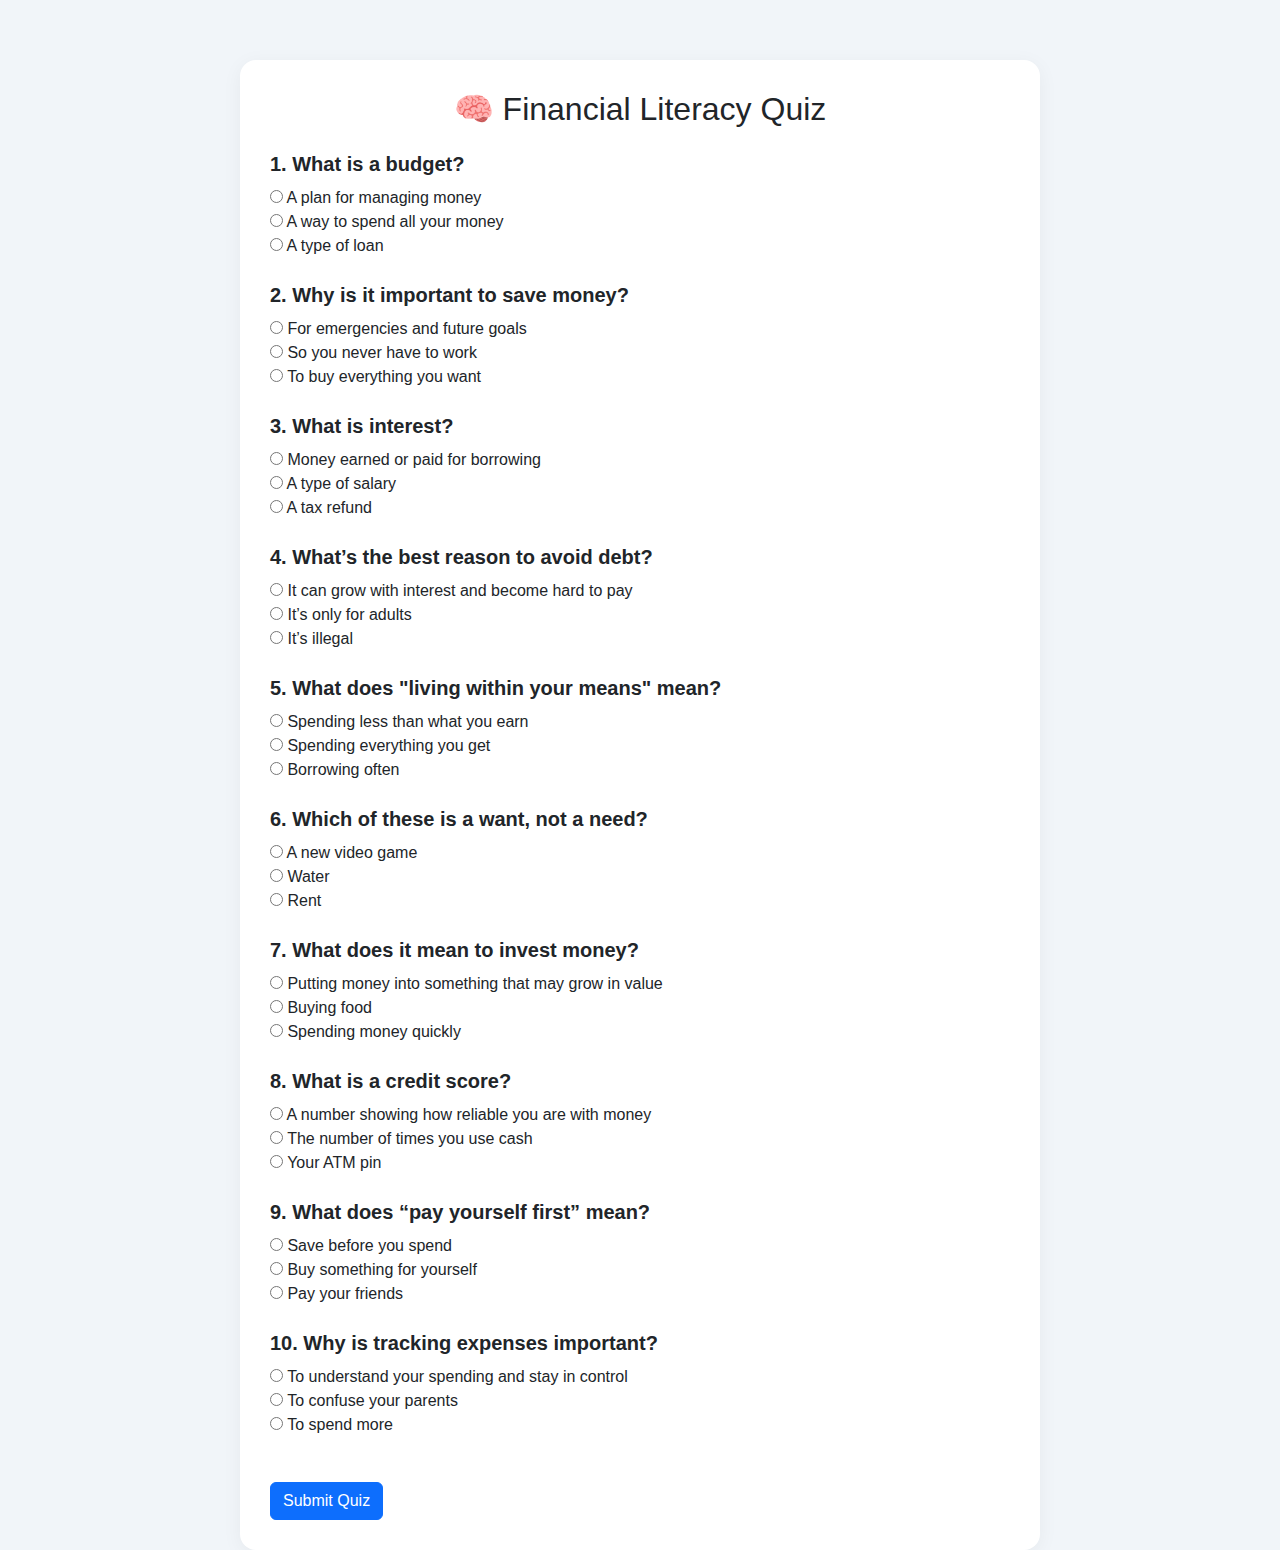
<file: finacial.quiz.html>
<!DOCTYPE html>
<html lang="en">
<head>
  <meta charset="UTF-8" />
  <meta name="viewport" content="width=device-width, initial-scale=1.0"/>
  <title>Financial Literacy Quiz</title>
  <link href="https://cdn.jsdelivr.net/npm/bootstrap@5.3.5/dist/css/bootstrap.min.css" rel="stylesheet">
  <style>
    body {
      font-family: 'Poppins', sans-serif;
      background-color: #f1f5f9;
      padding-top: 60px;
    }
    .quiz-container {
      max-width: 800px;
      margin: auto;
      background: white;
      padding: 30px;
      border-radius: 16px;
      box-shadow: 0 4px 20px rgba(0,0,0,0.05);
    }
    .question {
      margin-bottom: 25px;
    }
    .question h5 {
      font-weight: 600;
      margin-bottom: 10px;
    }
    .btn-submit {
      margin-top: 20px;
    }
    .result {
      display: none;
      font-weight: bold;
      margin-top: 30px;
      font-size: 1.2rem;
    }
  </style>
</head>
<body>

<div class="container quiz-container">
  <h2 class="text-center mb-4">🧠 Financial Literacy Quiz</h2>
  <form id="quizForm">
    <div class="question">
      <h5>1. What is a budget?</h5>
      <input type="radio" name="q1" value="b" /> A plan for managing money<br />
      <input type="radio" name="q1" value="a" /> A way to spend all your money<br />
      <input type="radio" name="q1" value="c" /> A type of loan<br />
    </div>

    <div class="question">
      <h5>2. Why is it important to save money?</h5>
      <input type="radio" name="q2" value="b" /> For emergencies and future goals<br />
      <input type="radio" name="q2" value="a" /> So you never have to work<br />
      <input type="radio" name="q2" value="c" /> To buy everything you want<br />
    </div>

    <div class="question">
      <h5>3. What is interest?</h5>
      <input type="radio" name="q3" value="b" /> Money earned or paid for borrowing<br />
      <input type="radio" name="q3" value="a" /> A type of salary<br />
      <input type="radio" name="q3" value="c" /> A tax refund<br />
    </div>

    <div class="question">
      <h5>4. What’s the best reason to avoid debt?</h5>
      <input type="radio" name="q4" value="b" /> It can grow with interest and become hard to pay<br />
      <input type="radio" name="q4" value="a" /> It’s only for adults<br />
      <input type="radio" name="q4" value="c" /> It’s illegal<br />
    </div>

    <div class="question">
      <h5>5. What does "living within your means" mean?</h5>
      <input type="radio" name="q5" value="b" /> Spending less than what you earn<br />
      <input type="radio" name="q5" value="a" /> Spending everything you get<br />
      <input type="radio" name="q5" value="c" /> Borrowing often<br />
    </div>

    <div class="question">
      <h5>6. Which of these is a want, not a need?</h5>
      <input type="radio" name="q6" value="b" /> A new video game<br />
      <input type="radio" name="q6" value="a" /> Water<br />
      <input type="radio" name="q6" value="c" /> Rent<br />
    </div>

    <div class="question">
      <h5>7. What does it mean to invest money?</h5>
      <input type="radio" name="q7" value="b" /> Putting money into something that may grow in value<br />
      <input type="radio" name="q7" value="a" /> Buying food<br />
      <input type="radio" name="q7" value="c" /> Spending money quickly<br />
    </div>

    <div class="question">
      <h5>8. What is a credit score?</h5>
      <input type="radio" name="q8" value="b" /> A number showing how reliable you are with money<br />
      <input type="radio" name="q8" value="a" /> The number of times you use cash<br />
      <input type="radio" name="q8" value="c" /> Your ATM pin<br />
    </div>

    <div class="question">
      <h5>9. What does “pay yourself first” mean?</h5>
      <input type="radio" name="q9" value="b" /> Save before you spend<br />
      <input type="radio" name="q9" value="a" /> Buy something for yourself<br />
      <input type="radio" name="q9" value="c" /> Pay your friends<br />
    </div>

    <div class="question">
      <h5>10. Why is tracking expenses important?</h5>
      <input type="radio" name="q10" value="b" /> To understand your spending and stay in control<br />
      <input type="radio" name="q10" value="a" /> To confuse your parents<br />
      <input type="radio" name="q10" value="c" /> To spend more<br />
    </div>

    <button type="submit" class="btn btn-primary btn-submit">Submit Quiz</button>
    <div class="result text-center text-success" id="resultBox"></div>
  </form>
</div>

<script>
document.getElementById("quizForm").addEventListener("submit", function(e) {
  e.preventDefault();
  let score = 0;
  const answers = {
    q1: "b", q2: "b", q3: "b", q4: "b", q5: "b",
    q6: "b", q7: "b", q8: "b", q9: "b", q10: "b"
  };

  for (let q in answers) {
    const selected = document.querySelector(`input[name="${q}"]:checked`);
    if (selected && selected.value === answers[q]) score++;
  }

  const resultBox = document.getElementById("resultBox");
  resultBox.style.display = "block";

  if (score === 10) {
    resultBox.textContent = `🎉 Perfect! You got 10/10. You're financially wise!`;
  } else if (score >= 7) {
    resultBox.textContent = `👏 Great job! You got ${score}/10. Keep growing your money knowledge.`;
  } else {
    resultBox.textContent = `💡 You scored ${score}/10. Don't worry — review the lesson and try again!`;
  }
});
</script>

</body>
</html>
</file>
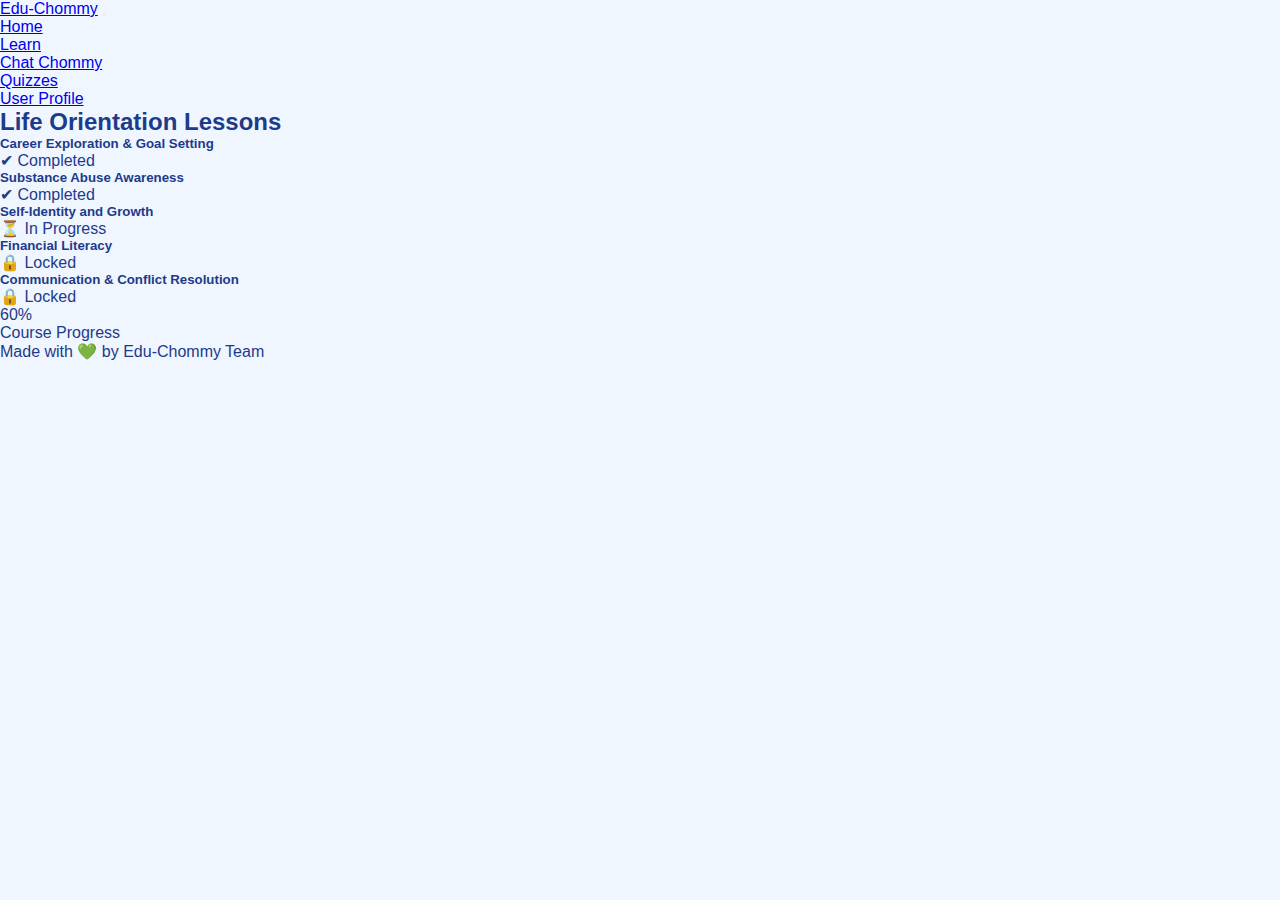
<file: lessons.html>
<!DOCTYPE html>
<html lang="en">
<head>
    <meta charset="UTF-8">
    <meta name="viewport" content="width=device-width, initial-scale=1.0">
     <link rel="preconnect" href="https://fonts.googleapis.com">
<link rel="preconnect" href="https://fonts.gstatic.com" crossorigin>
<link href="https://fonts.googleapis.com/css2?family=Caveat:wght@400..700&family=Poppins:ital,wght@0,100;0,200;0,300;0,400;0,500;0,600;0,700;0,800;0,900;1,100;1,200;1,300;1,400;1,500;1,600;1,700;1,800;1,900&display=swap" rel="stylesheet">
<link href="https://cdn.jsdelivr.net/npm/bootstrap@5.3.5/dist/css/bootstrap.min.css" rel="stylesheet" integrity="sha384-SgOJa3DmI69IUzQ2PVdRZhwQ+dy64/BUtbMJw1MZ8t5HZApcHrRKUc4W0kG879m7" crossorigin="anonymous">
<link rel="stylesheet" href="style.css">
    <title>Life Orientation</title>
</head>
<body>
   <body>
    <nav class="navbar custom-nav navbar-expand-lg navbar-light bg-light">
    <div class="container-fluid">
      <a class="navbar-brand" href="#">Edu-Chommy</a>
      <button class="navbar-toggler" type="button" data-bs-toggle="collapse" data-bs-target="#eduNavbar" aria-controls="eduNavbar" aria-expanded="false" aria-label="Toggle navigation">
        <span class="navbar-toggler-icon"></span>
      </button>

      <div class="collapse navbar-collapse" id="eduNavbar">
        <ul class="navbar-nav ms-auto mb-2 mb-lg-0">
          <li class="nav-item">
            <a class="nav-link" href="index.html">Home</a>
          </li>
          <li class="nav-item">
            <a class="nav-link active" href="#">Learn</a>
          </li>
          <li class="nav-item">
            <a class="nav-link" href="#">Chat Chommy</a>
          </li>
          <li class="nav-item">
            <a class="nav-link" href="quizzes.html">Quizzes</a>
          </li>
          <li class="nav-item">
            <a class="nav-link" href="profile.html">User Profile</a>
          </li>
        </ul>
      </div>
    </div>
  </nav>
  <div class="container mt-3">
        <h2 class="text-center">Life Orientation Lessons</h2>

        <div class="lesson-card completed">
            <h5>Career Exploration & Goal Setting</h5>
            <p>✔ Completed</p>
        </div>

        <div class="lesson-card completed">
            <h5>Substance Abuse Awareness</h5>
            <p>✔ Completed</p>
        </div>
        <div class="lesson-card in-progress">
            <h5>Self-Identity and Growth</h5>
            <p>⏳ In Progress</p>
        </div>

        <div class="lesson-card locked">
            <h5>Financial Literacy</h5>
            <p>🔒 Locked</p>
        </div>

        <div class="lesson-card locked">
            <h5>Communication & Conflict Resolution</h5>
            <p>🔒 Locked</p>
        </div>

<div class="progress-container text-center">
            <div class="progress-circle">60%</div>
            <p>Course Progress</p>
        </div>
    </div>

 <footer class="footer bg-dark text-white text-center p-3 mt-4">
        <p>Made with 💚 by Edu-Chommy Team</p>
    </footer>

<script src="https://cdn.jsdelivr.net/npm/bootstrap@5.3.5/dist/js/bootstrap.bundle.min.js" integrity="sha384-k6d4wzSIapyDyv1kpU366/PK5hCdSbCRGRCMv+eplOQJWyd1fbcAu9OCUj5zNLiq" crossorigin="anonymous"></script>
</body>
</html>
</file>
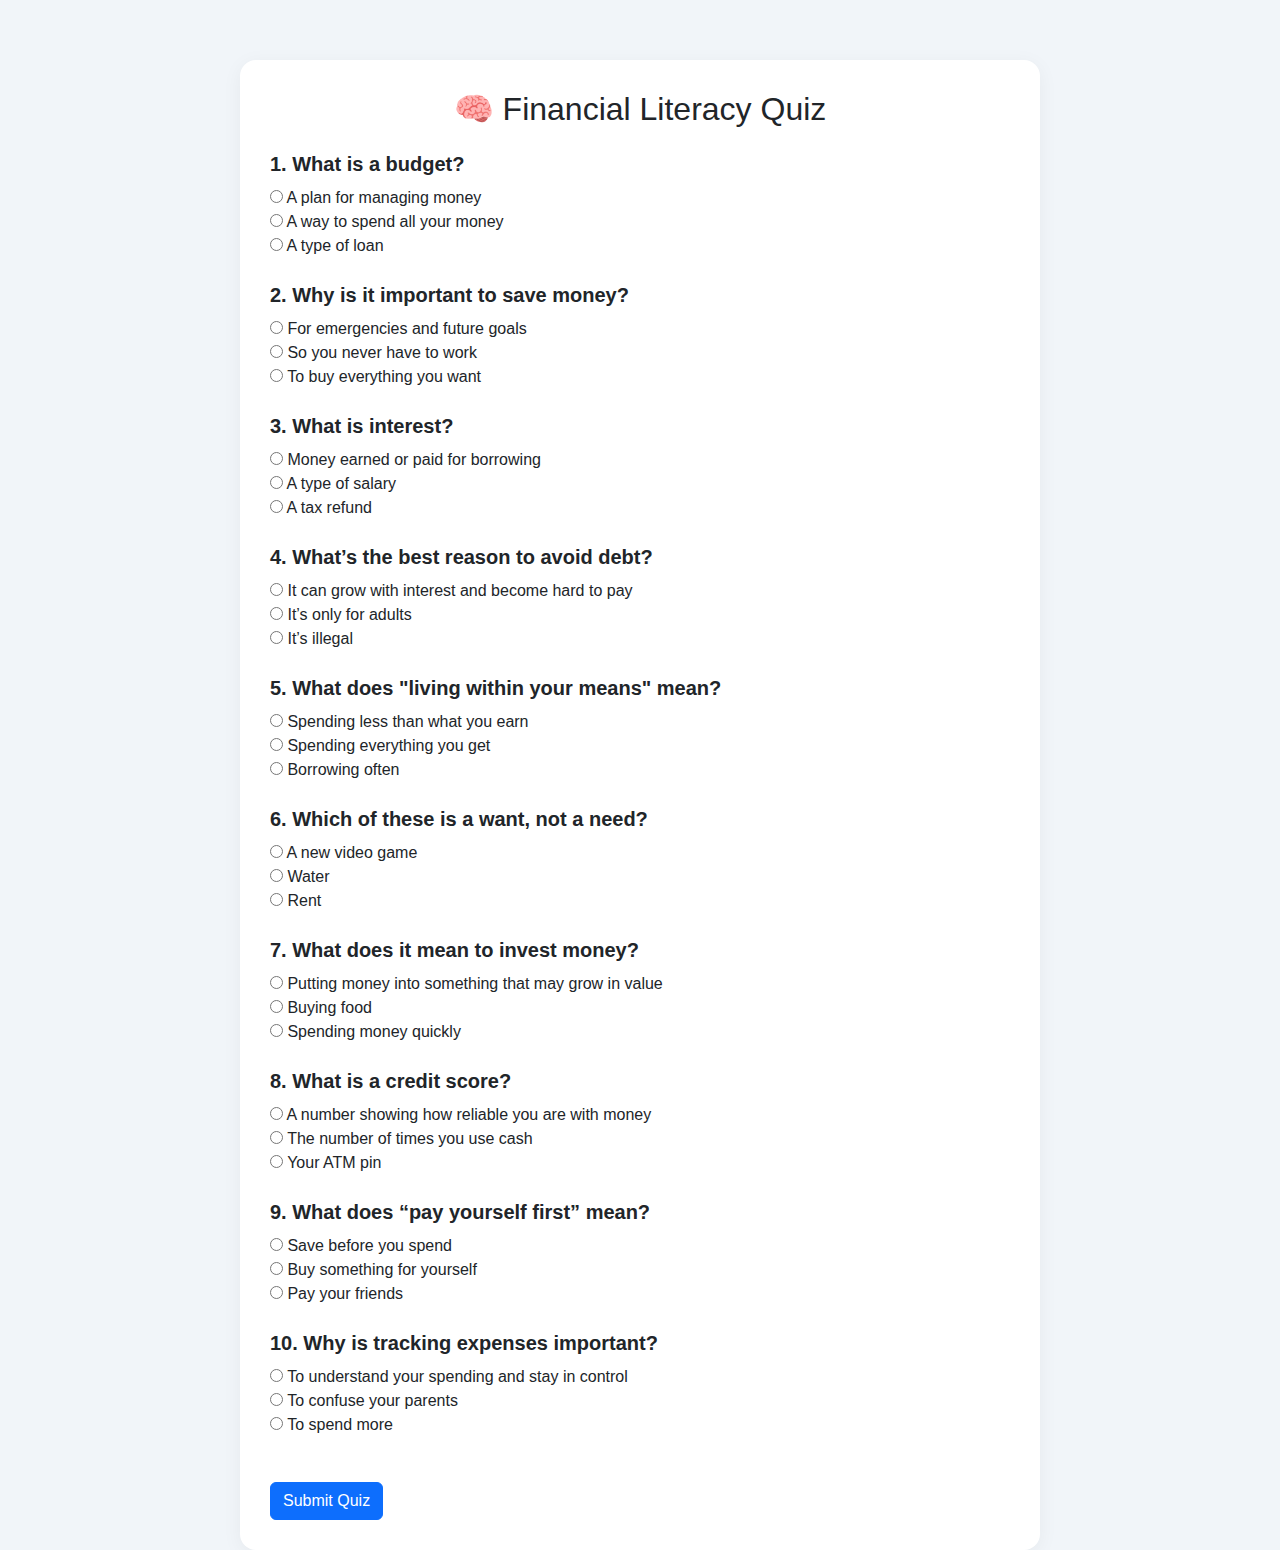
<file: App-Main/templates/finacial.quiz.html>
<!DOCTYPE html>
<html lang="en">
<head>
  <meta charset="UTF-8" />
  <meta name="viewport" content="width=device-width, initial-scale=1.0"/>
  <title>Financial Literacy Quiz</title>
  <link href="https://cdn.jsdelivr.net/npm/bootstrap@5.3.5/dist/css/bootstrap.min.css" rel="stylesheet">
  <style>
    body {
      font-family: 'Poppins', sans-serif;
      background-color: #f1f5f9;
      padding-top: 60px;
    }
    .quiz-container {
      max-width: 800px;
      margin: auto;
      background: white;
      padding: 30px;
      border-radius: 16px;
      box-shadow: 0 4px 20px rgba(0,0,0,0.05);
    }
    .question {
      margin-bottom: 25px;
    }
    .question h5 {
      font-weight: 600;
      margin-bottom: 10px;
    }
    .btn-submit {
      margin-top: 20px;
    }
    .result {
      display: none;
      font-weight: bold;
      margin-top: 30px;
      font-size: 1.2rem;
    }
  </style>
</head>
<body>

<div class="container quiz-container">
  <h2 class="text-center mb-4">🧠 Financial Literacy Quiz</h2>
  <form id="quizForm">
    <div class="question">
      <h5>1. What is a budget?</h5>
      <input type="radio" name="q1" value="b" /> A plan for managing money<br />
      <input type="radio" name="q1" value="a" /> A way to spend all your money<br />
      <input type="radio" name="q1" value="c" /> A type of loan<br />
    </div>

    <div class="question">
      <h5>2. Why is it important to save money?</h5>
      <input type="radio" name="q2" value="b" /> For emergencies and future goals<br />
      <input type="radio" name="q2" value="a" /> So you never have to work<br />
      <input type="radio" name="q2" value="c" /> To buy everything you want<br />
    </div>

    <div class="question">
      <h5>3. What is interest?</h5>
      <input type="radio" name="q3" value="b" /> Money earned or paid for borrowing<br />
      <input type="radio" name="q3" value="a" /> A type of salary<br />
      <input type="radio" name="q3" value="c" /> A tax refund<br />
    </div>

    <div class="question">
      <h5>4. What’s the best reason to avoid debt?</h5>
      <input type="radio" name="q4" value="b" /> It can grow with interest and become hard to pay<br />
      <input type="radio" name="q4" value="a" /> It’s only for adults<br />
      <input type="radio" name="q4" value="c" /> It’s illegal<br />
    </div>

    <div class="question">
      <h5>5. What does "living within your means" mean?</h5>
      <input type="radio" name="q5" value="b" /> Spending less than what you earn<br />
      <input type="radio" name="q5" value="a" /> Spending everything you get<br />
      <input type="radio" name="q5" value="c" /> Borrowing often<br />
    </div>

    <div class="question">
      <h5>6. Which of these is a want, not a need?</h5>
      <input type="radio" name="q6" value="b" /> A new video game<br />
      <input type="radio" name="q6" value="a" /> Water<br />
      <input type="radio" name="q6" value="c" /> Rent<br />
    </div>

    <div class="question">
      <h5>7. What does it mean to invest money?</h5>
      <input type="radio" name="q7" value="b" /> Putting money into something that may grow in value<br />
      <input type="radio" name="q7" value="a" /> Buying food<br />
      <input type="radio" name="q7" value="c" /> Spending money quickly<br />
    </div>

    <div class="question">
      <h5>8. What is a credit score?</h5>
      <input type="radio" name="q8" value="b" /> A number showing how reliable you are with money<br />
      <input type="radio" name="q8" value="a" /> The number of times you use cash<br />
      <input type="radio" name="q8" value="c" /> Your ATM pin<br />
    </div>

    <div class="question">
      <h5>9. What does “pay yourself first” mean?</h5>
      <input type="radio" name="q9" value="b" /> Save before you spend<br />
      <input type="radio" name="q9" value="a" /> Buy something for yourself<br />
      <input type="radio" name="q9" value="c" /> Pay your friends<br />
    </div>

    <div class="question">
      <h5>10. Why is tracking expenses important?</h5>
      <input type="radio" name="q10" value="b" /> To understand your spending and stay in control<br />
      <input type="radio" name="q10" value="a" /> To confuse your parents<br />
      <input type="radio" name="q10" value="c" /> To spend more<br />
    </div>

    <button type="submit" class="btn btn-primary btn-submit">Submit Quiz</button>
    <div class="result text-center text-success" id="resultBox"></div>
  </form>
</div>

<script>
document.getElementById("quizForm").addEventListener("submit", function(e) {
  e.preventDefault();
  let score = 0;
  const answers = {
    q1: "b", q2: "b", q3: "b", q4: "b", q5: "b",
    q6: "b", q7: "b", q8: "b", q9: "b", q10: "b"
  };

  for (let q in answers) {
    const selected = document.querySelector(`input[name="${q}"]:checked`);
    if (selected && selected.value === answers[q]) score++;
  }

  const resultBox = document.getElementById("resultBox");
  resultBox.style.display = "block";

  if (score === 10) {
    resultBox.textContent = `🎉 Perfect! You got 10/10. You're financially wise!`;
  } else if (score >= 7) {
    resultBox.textContent = `👏 Great job! You got ${score}/10. Keep growing your money knowledge.`;
  } else {
    resultBox.textContent = `💡 You scored ${score}/10. Don't worry — review the lesson and try again!`;
  }
});
</script>

</body>
</html>
</file>
<file: style.css>
* {
    margin: 0;
    padding: 0;
    box-sizing: border-box;
  }
  
  body {
    font-family: 'Inter', sans-serif;
    background-color: #eff6ff;
    color: #1e3a8a;
  }
  
  profile-wrapper {
    min-height: 100vh;
    display: flex;
    align-items: center;
    justify-content: center;
    padding: 1rem;
  }
  
  profile-card {
    background: #fff;
    max-width: 420px;
    width: 100%;
    padding: 1.5rem;
    border-radius: 1rem;
    box-shadow: 0 2px 8px rgba(0, 0, 0, 0.05);
    text-align: center;
  }
  
  .welcome-msg {
    font-size: 1.9rem;
    font-weight: 700;
    color: #25276a;
    margin-bottom: 1rem;
  }
  
  .user-info {
    display: flex;
    align-items: center;
    justify-content: center;
    gap: 1rem;
    margin-bottom: 1.5rem;
  }
  
  .user-avatar {
    width: 64px;
    height: 64px;
    background: #dbeafe;
    border-radius: 50%;
    padding: 0.5rem;
  }
  
  .user-name {
    font-size: 1.2rem;
    color: #fb8c00;
    font-weight: bold;
  }
  
  .profile-illustration {
    width: 100%;
    max-width: 260px;
    margin: 1rem auto;
    display: block;
  }
  
  .progress-box {
    margin-top: 1rem;
    background: #f9fafb;
    padding: 1rem;
    border-radius: 0.75rem;
  }
  
  .progress-box h2 {
    margin-bottom: 1rem;
    font-size: 1rem;
    font-weight: 600;
    color: #1e3a8a;
  }
  
  .progress-items {
    display: flex;
    justify-content: space-around;
  }
  
  .progress-item {
    text-align: center;
  }
  
  .progress-item img {
    background-color: #ffedd5;
    border-radius: 50%;
    padding: 0.5rem;
    width: 48px;
    height: 48px;
    margin-bottom: 0.5rem;
  }
  
  .progress-item p {
    font-size: 0.9rem;
    color: #4b5563;
  }
  
  .progress-item strong {
    font-size: 1rem;
    color: #000;
  }
  
  .settings-box {
    margin-top: 1.5rem;
    background: #f9fafb;
    border-radius: 0.75rem;
    padding: 1rem;
  }
  
  .setting {
    display: flex;
    align-items: center;
    gap: 1rem;
    padding: 0.75rem 0;
    border-bottom: 1px solid #e5e7eb;
  }
  
  .setting:last-child {
    border-bottom: none;
  }
  
  .setting img {
    width: 20px;
    height: 20px;
  }
  
  .setting span {
    font-size: 0.95rem;
    color: #1f2937;
  }
  
  /* Responsive */
  @media (min-width: 768px) {
    .profile-card {
      padding: 2rem;
    }
  
    .welcome-msg {
      font-size: 2rem;
    }
  }
</file>
